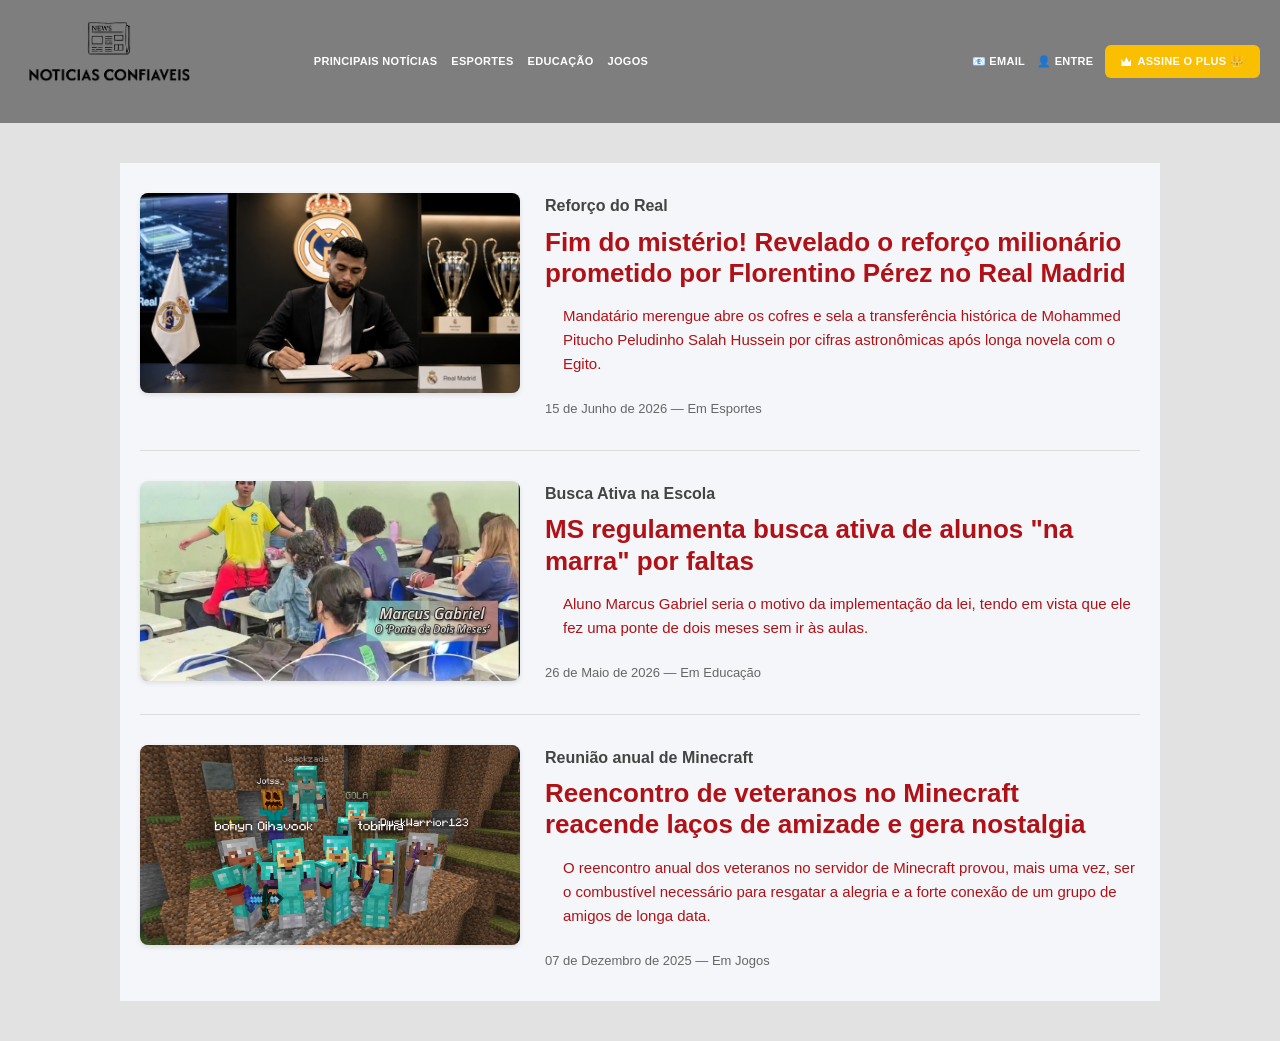
<file: index.html>
<!DOCTYPE html>
<html lang="pt-BR">

<head>
    <meta charset="UTF-8">
    <meta name="viewport" content="width=device-width, initial-scale=1.0">
    <title>Notícias Confiáveis</title>
    <link rel="stylesheet" href="css/style.css">
    <link rel="shortcut icon" href="icons/favicon.ico" type="image/x-icon">

</head>


<body style="padding: 0;">

        <nav class="navbar">
            <div class="brand">
                <h1><a href="#"><img src="icons/logo.png" alt="logo" class="logo"></a></h1>
            </div>

            <button class="nav-toggle" aria-label="Abrir menu" aria-expanded="false" type="button">
                <span></span>
                <span></span>
                <span></span>
            </button>

            <div class="nav-menu">
                <div class="nav-links">
                    <a href="#">Principais Notícias</a>
                <a href="#">Esportes</a>
                <a href="#">Educação</a>
                <a href="#">Jogos</a>
                </div>
                <div class="nav-utilities">
                    <a href="#">📧 Email</a>
                    <a href="#">👤 Entre</a>
                    <a href="#" class="btn-assine"><span class="icon icon-crown"></span> Assine o PLUS 👑</a>
                </div>
            </div>
        </nav>

    <main class="main-content">
        <section class="news-feed">
            
            <article class="news-card">
                <div class="news-card-image">
                    <img src="assets/img/MOHAMEDPITUCHO.png" alt="noticia jack">
                </div>
                <div class="news-card-content">
                    <span class="news-kicker">Reforço do Real</span>
                    <a href="pages/categorias/esportes/noticia-jack-um.html"><h2 class="news-headline">Fim do mistério! Revelado o reforço milionário prometido por Florentino Pérez no Real Madrid</h2></a>
                    <ul class="news-bullets">
                        <li>Mandatário merengue abre os cofres e sela a transferência histórica de Mohammed Pitucho Peludinho Salah Hussein por cifras astronômicas após longa novela com o Egito.</li>
                    </ul>
                    <div class="news-meta">15 de Junho de 2026 — Em Esportes</div>
                </div>
            </article>

            <article class="news-card">
                <div class="news-card-image">
                    <img src="assets/img/gabriel-noticia.png" alt="noticia gabriel">
                </div>
                <div class="news-card-content">
                    <span class="news-kicker">Busca Ativa na Escola</span>
                    <a href="pages/categorias/educacao/noticia-gabriel-um.html"><h2 class="news-headline">MS regulamenta busca ativa de alunos "na marra" por faltas</h2></a>
                    <ul class="news-bullets">
                        <li>Aluno Marcus Gabriel seria o motivo da implementação da lei, tendo em vista que ele fez uma ponte de dois meses sem ir às aulas.</li>
                    </ul>
                    <div class="news-meta">26 de Maio de 2026 — Em Educação</div>
                </div>
            </article>

            <article class="news-card">
                <div class="news-card-image">
                    <img src="assets/img/print-mine-galera.png" alt="print mine">
                </div>
                <div class="news-card-content">
                    <span class="news-kicker">Reunião anual de Minecraft</span>
                    <a href="pages/categorias/jogos/noticia-mine-um.html"><h2 class="news-headline">Reencontro de veteranos no Minecraft reacende laços de amizade e gera nostalgia</h2></a>
                    <ul class="news-bullets">
                        <li>O reencontro anual dos veteranos no servidor de Minecraft provou, mais uma vez, ser o combustível necessário para resgatar a alegria e a forte conexão de um grupo de amigos de longa data.</li>
                    </ul>
                    <div class="news-meta">07 de Dezembro de 2025 — Em Jogos</div>
                </div>
            </article>

        </section>
    </main>

    <script src="js/script.js"></script>
</body>

</html>
</file>
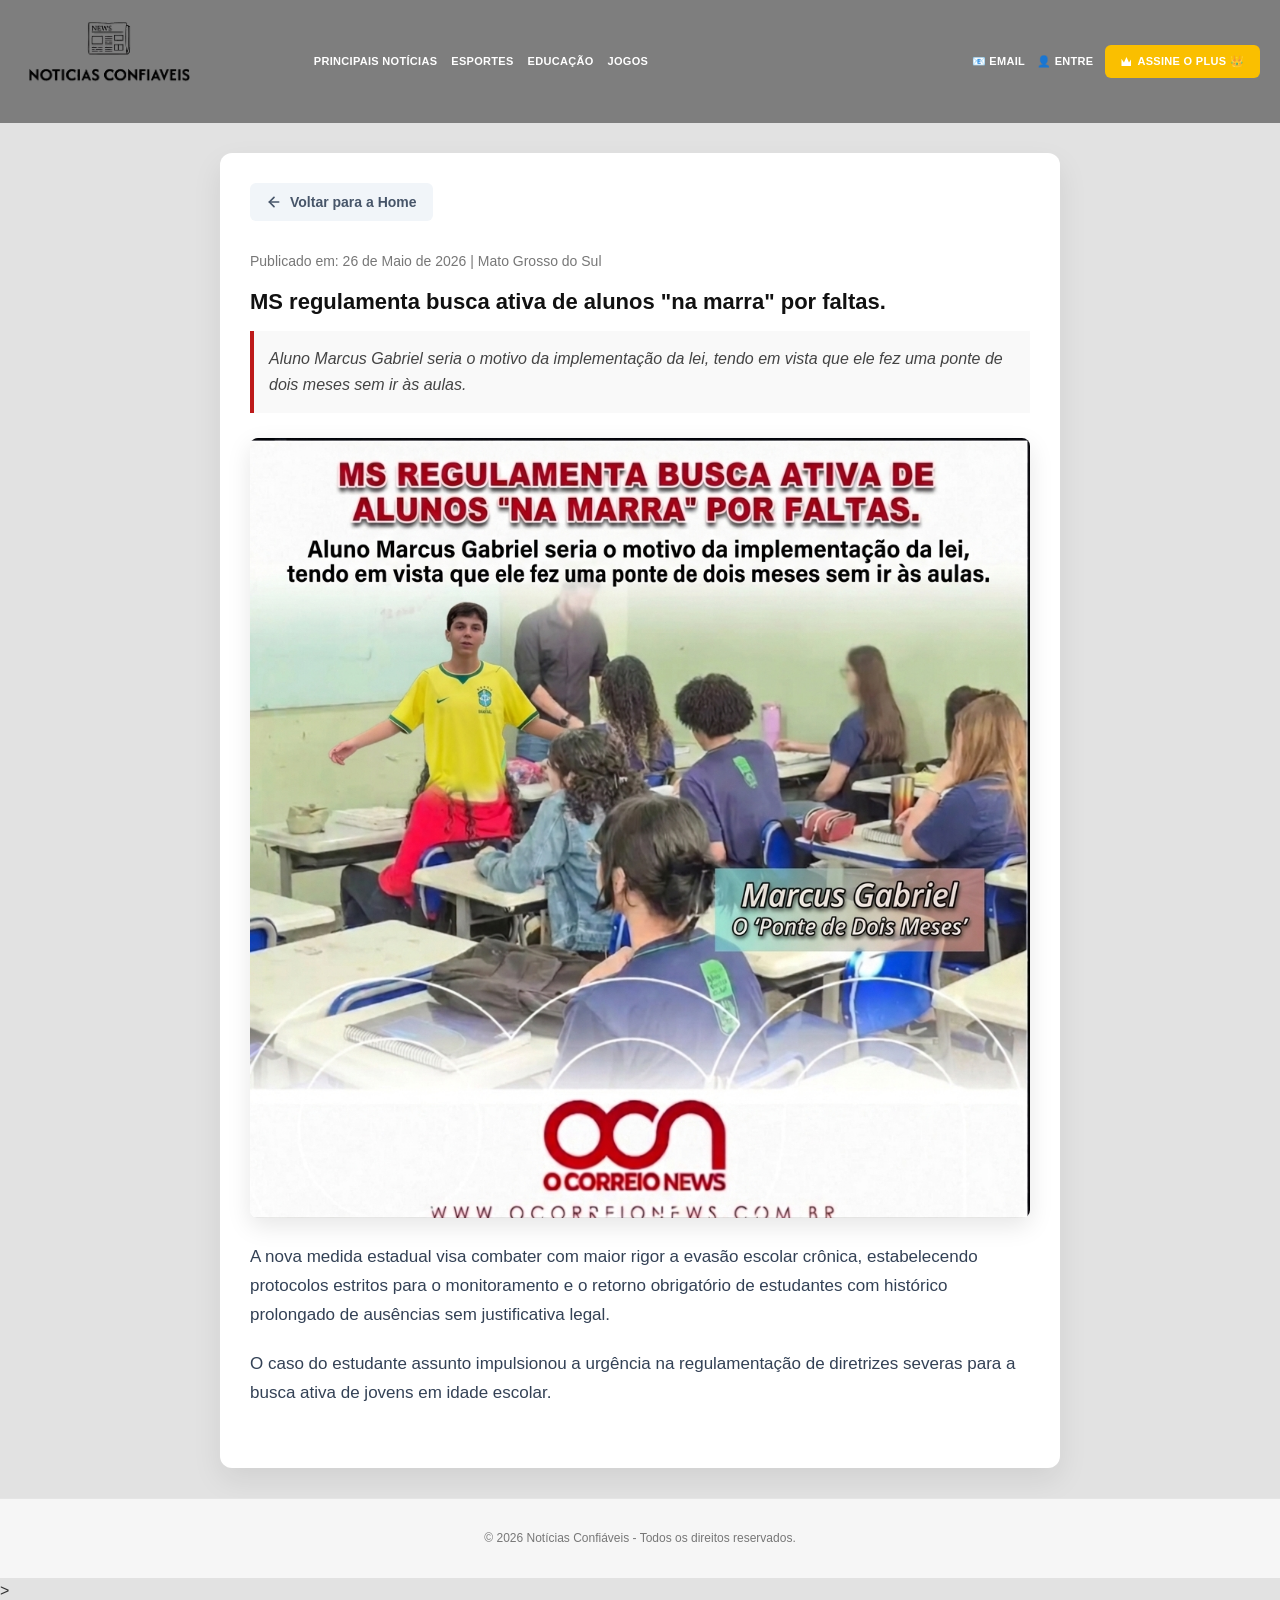
<file: pages/categorias/educacao/noticia-gabriel-um.html>
<!DOCTYPE html>
<html lang="pt-BR">

<head>
    <meta charset="UTF-8">
    <meta name="viewport" content="width=device-width, initial-scale=1.0">
    <title>Notícias Confiáveis - MS regulamenta busca ativa de alunos "na marra" por faltas.</title>
    <link rel="shortcut icon" href="../../../icons/favicon.ico" type="image/x-icon">
    <link rel="stylesheet" href="../../../css/style.css">
</head>

<body>
    <nav class="navbar">
        <div class="brand">
            <h1><a href="../../../index.html"><img src="../../../icons/logo.png" alt="logo" class="logo"></a></h1>
        </div>

        <button class="nav-toggle" aria-label="Abrir menu" aria-expanded="false" type="button">
            <span></span>
            <span></span>
            <span></span>
        </button>

        <div class="nav-menu">
            <div class="nav-links">
                <a href="../../../index.html">Principais Notícias</a>
                <a href="../../../index.html">Esportes</a>
                <a href="../../../index.html">Educação</a>
                <a href="../../../index.html">Jogos</a>
            </div>
            <div class="nav-utilities">
                <a href="#">📧 Email</a>
                <a href="#">👤 Entre</a>
                <a href="#" class="btn-assine"><span class="icon icon-crown"></span> Assine o PLUS 👑</a>
            </div>
        </div>
    </nav>

    <div class="container">
        <a href="../../../index.html" class="btn-voltar">
            <svg width="16" height="16" viewBox="0 0 24 24" fill="none" stroke="currentColor" stroke-width="2.5" stroke-linecap="round" stroke-linejoin="round">
                <line x1="19" y1="12" x2="5" y2="12"></line>
                <polyline points="12 19 5 12 12 5"></polyline>
            </svg>
            Voltar para a Home
        </a>

        <main>
            <div class="meta-info" style="margin-bottom: 15px;">Publicado em: 26 de Maio de 2026 | Mato Grosso do Sul</div>
            <h2 class="main-headline">MS regulamenta busca ativa de alunos "na  marra" por faltas.</h2>

            <div class="sub-headline">
                Aluno Marcus Gabriel seria o motivo da implementação da lei, tendo em vista que ele fez uma ponte de
                dois meses sem ir às aulas.
            </div>

            <img src="../../../assets/img/gabriel-noticia.png" alt="Notícia Marcus Gabriel" class="news-image">

            <div class="content-placeholder">
                <p>A nova medida estadual visa combater com maior rigor a evasão escolar crônica, estabelecendo
                    protocolos estritos para o monitoramento e o retorno obrigatório de estudantes com histórico
                    prolongado de ausências sem justificativa legal.</p>
                <p>O caso do estudante assunto impulsionou a urgência na regulamentação de diretrizes severas para a
                    busca ativa de jovens em idade escolar.</p>
            </div>

        

    </div>

    </main>
    <footer>
        &copy; 2026 Notícias Confiáveis - Todos os direitos reservados.
    </footer>
    <script src="../../../js/script.js"></script>
</body>

</html>>
</file>
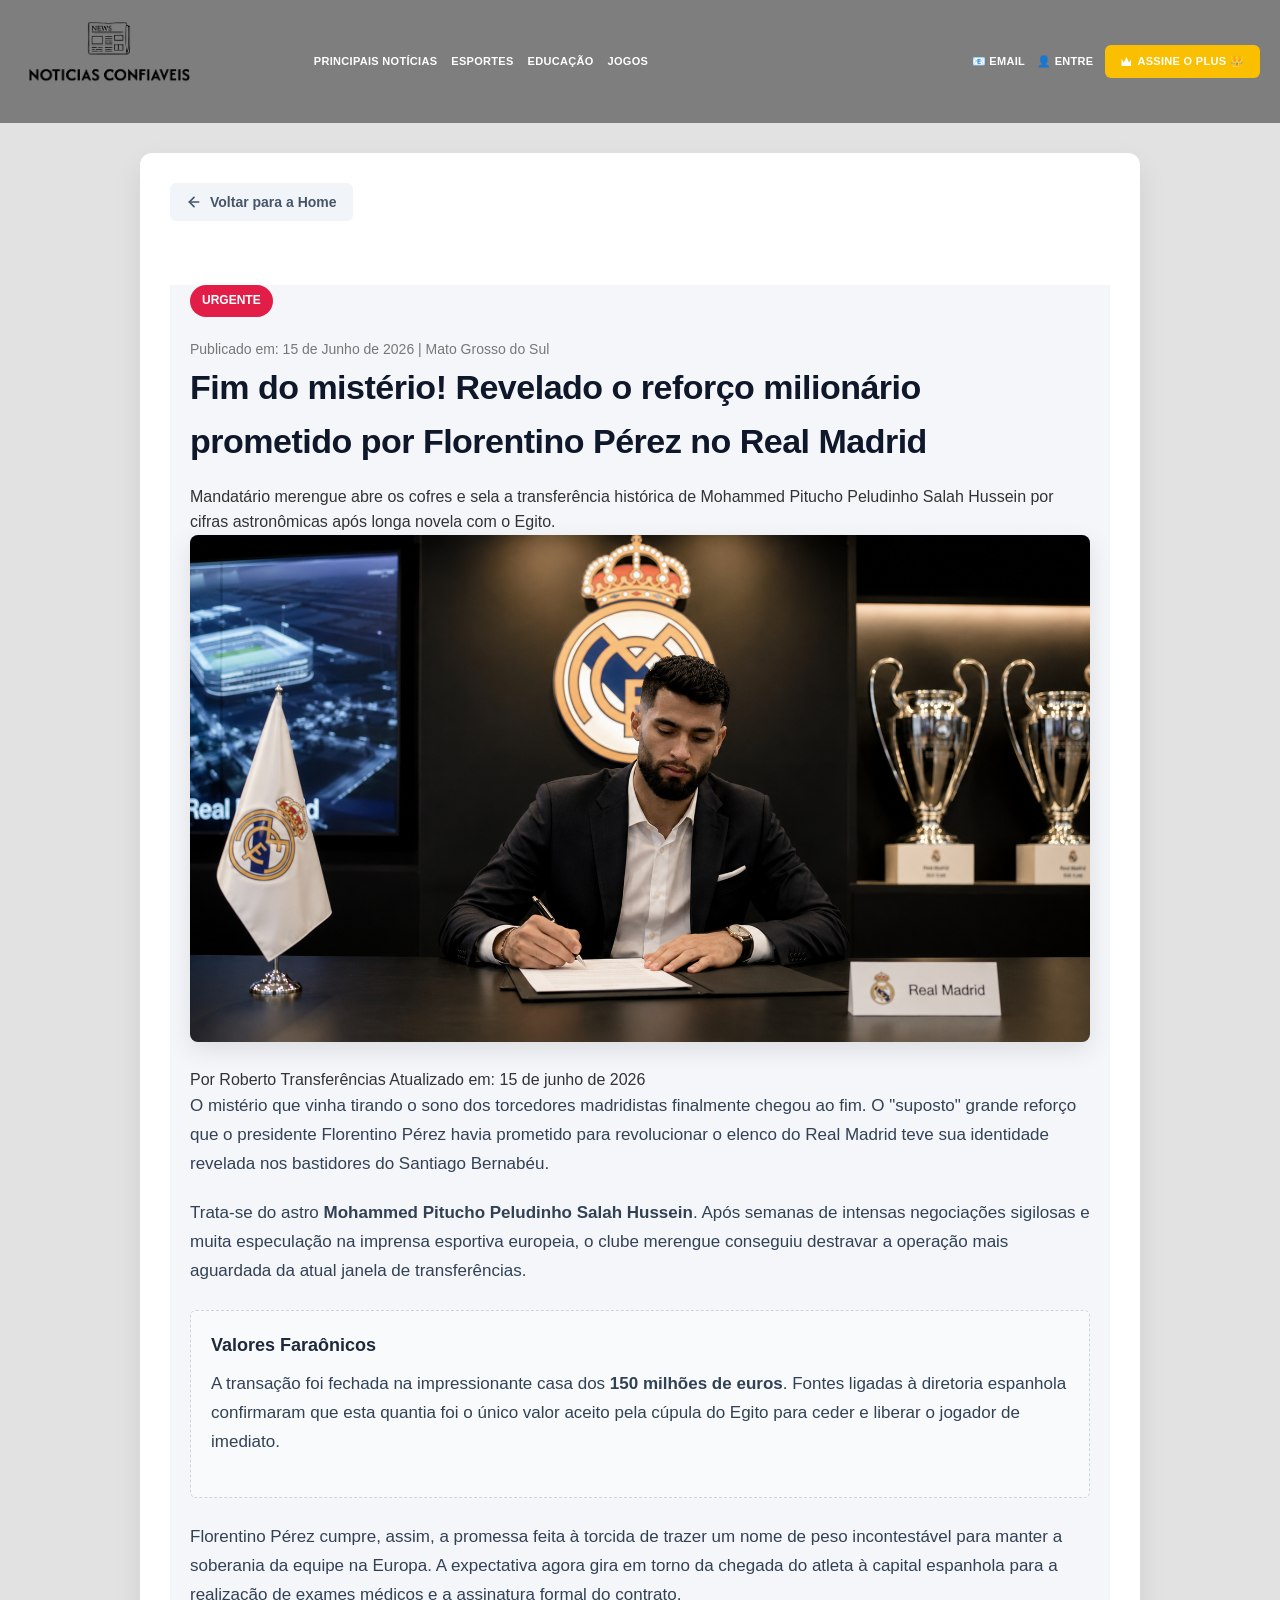
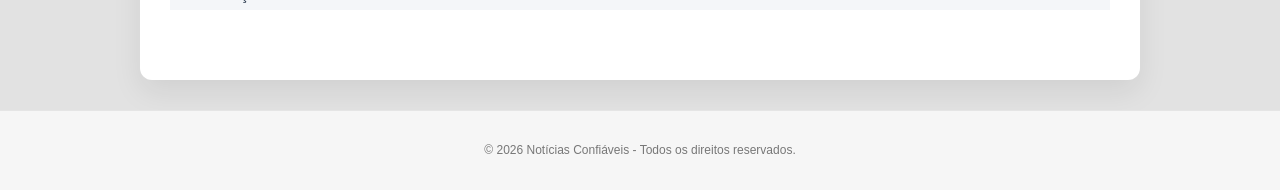
<file: pages/categorias/esportes/noticia-jack-um.html>
<!DOCTYPE html>
<html lang="pt-BR">

<head>
    <meta charset="UTF-8">
    <meta name="viewport" content="width=device-width, initial-scale=1.0">
    <title>Notícias Confiáveis - BOMBA NO MERCADO: Florentino Pérez fecha contratação milionária para o Real Madrid
    </title>
    <link rel="shortcut icon" href="../../../icons/favicon.ico" type="image/x-icon">
    <link rel="stylesheet" href="../../../css/style.css">
</head>

<body>
    <nav class="navbar">
        <div class="brand">
            <h1><a href="../../../index.html"><img src="../../../icons/logo.png" alt="logo" class="logo"></a></h1>
        </div>

        <button class="nav-toggle" aria-label="Abrir menu" aria-expanded="false" type="button">
            <span></span>
            <span></span>
            <span></span>
        </button>

        <div class="nav-menu">
            <div class="nav-links">
                <a href="../../../index.html">Principais Notícias</a>
                <a href="../../../index.html">Esportes</a>
                <a href="../../../index.html">Educação</a>
                <a href="../../../index.html">Jogos</a>
            </div>
            <div class="nav-utilities">
                <a href="#">📧 Email</a>
                <a href="#">👤 Entre</a>
                <a href="#" class="btn-assine"><span class="icon icon-crown"></span> Assine o PLUS 👑</a>
            </div>
        </div>
    </nav>

    <div class="wrapper">
        <a href="../../../index.html" class="btn-voltar">
            <svg width="16" height="16" viewBox="0 0 24 24" fill="none" stroke="currentColor" stroke-width="2.5" stroke-linecap="round" stroke-linejoin="round">
                <line x1="19" y1="12" x2="5" y2="12"></line>
                <polyline points="12 19 5 12 12 5"></polyline>
            </svg>
            Voltar para a Home
        </a>
        <div class="main-content">
            <span class="badge">Urgente</span>
            <div class="meta-info">Publicado em: 15 de Junho de 2026 | Mato Grosso do Sul</div>
            <h1>Fim do mistério! Revelado o reforço milionário prometido por Florentino Pérez no Real Madrid</h1>
            <div class="subtitle">Mandatário merengue abre os cofres e sela a transferência histórica de Mohammed
                Pitucho Peludinho Salah Hussein por cifras astronômicas após longa novela com o Egito.</div>

            <img src="../../../assets/img/MOHAMEDPITUCHO.png" alt="" class="news-image">

            <div class="author-box">
                <span class="author-name">Por Roberto Transferências</span>
                <span>Atualizado em: 15 de junho de 2026</span>
            </div>

            <div class="article-text">
                <p>O mistério que vinha tirando o sono dos torcedores madridistas finalmente chegou ao fim. O "suposto"
                    grande reforço que o presidente Florentino Pérez havia prometido para revolucionar o elenco do Real
                    Madrid teve sua identidade revelada nos bastidores do Santiago Bernabéu.</p>

                <p>Trata-se do astro <strong>Mohammed Pitucho Peludinho Salah Hussein</strong>. Após semanas de intensas
                    negociações sigilosas e muita especulação na imprensa esportiva europeia, o clube merengue conseguiu
                    destravar a operação mais aguardada da atual janela de transferências.</p>

                <div class="highlight-box">
                    <h3>Valores Faraônicos</h3>
                    <p>A transação foi fechada na impressionante casa dos <strong>150 milhões de euros</strong>. Fontes
                        ligadas à diretoria espanhola confirmaram que esta quantia foi o único valor aceito pela cúpula
                        do Egito para ceder e liberar o jogador de imediato.</p>
                </div>

                <p>Florentino Pérez cumpre, assim, a promessa feita à torcida de trazer um nome de peso incontestável
                    para manter a soberania da equipe na Europa. A expectativa agora gira em torno da chegada do atleta
                    à capital espanhola para a realização de exames médicos e a assinatura formal do contrato.</p>
            </div>
        </div>
    </div>
    <footer>
        &copy; 2026 Notícias Confiáveis - Todos os direitos reservados.
    </footer>
    <script src="../../../js/script.js"></script>
</body>

</html>
</file>
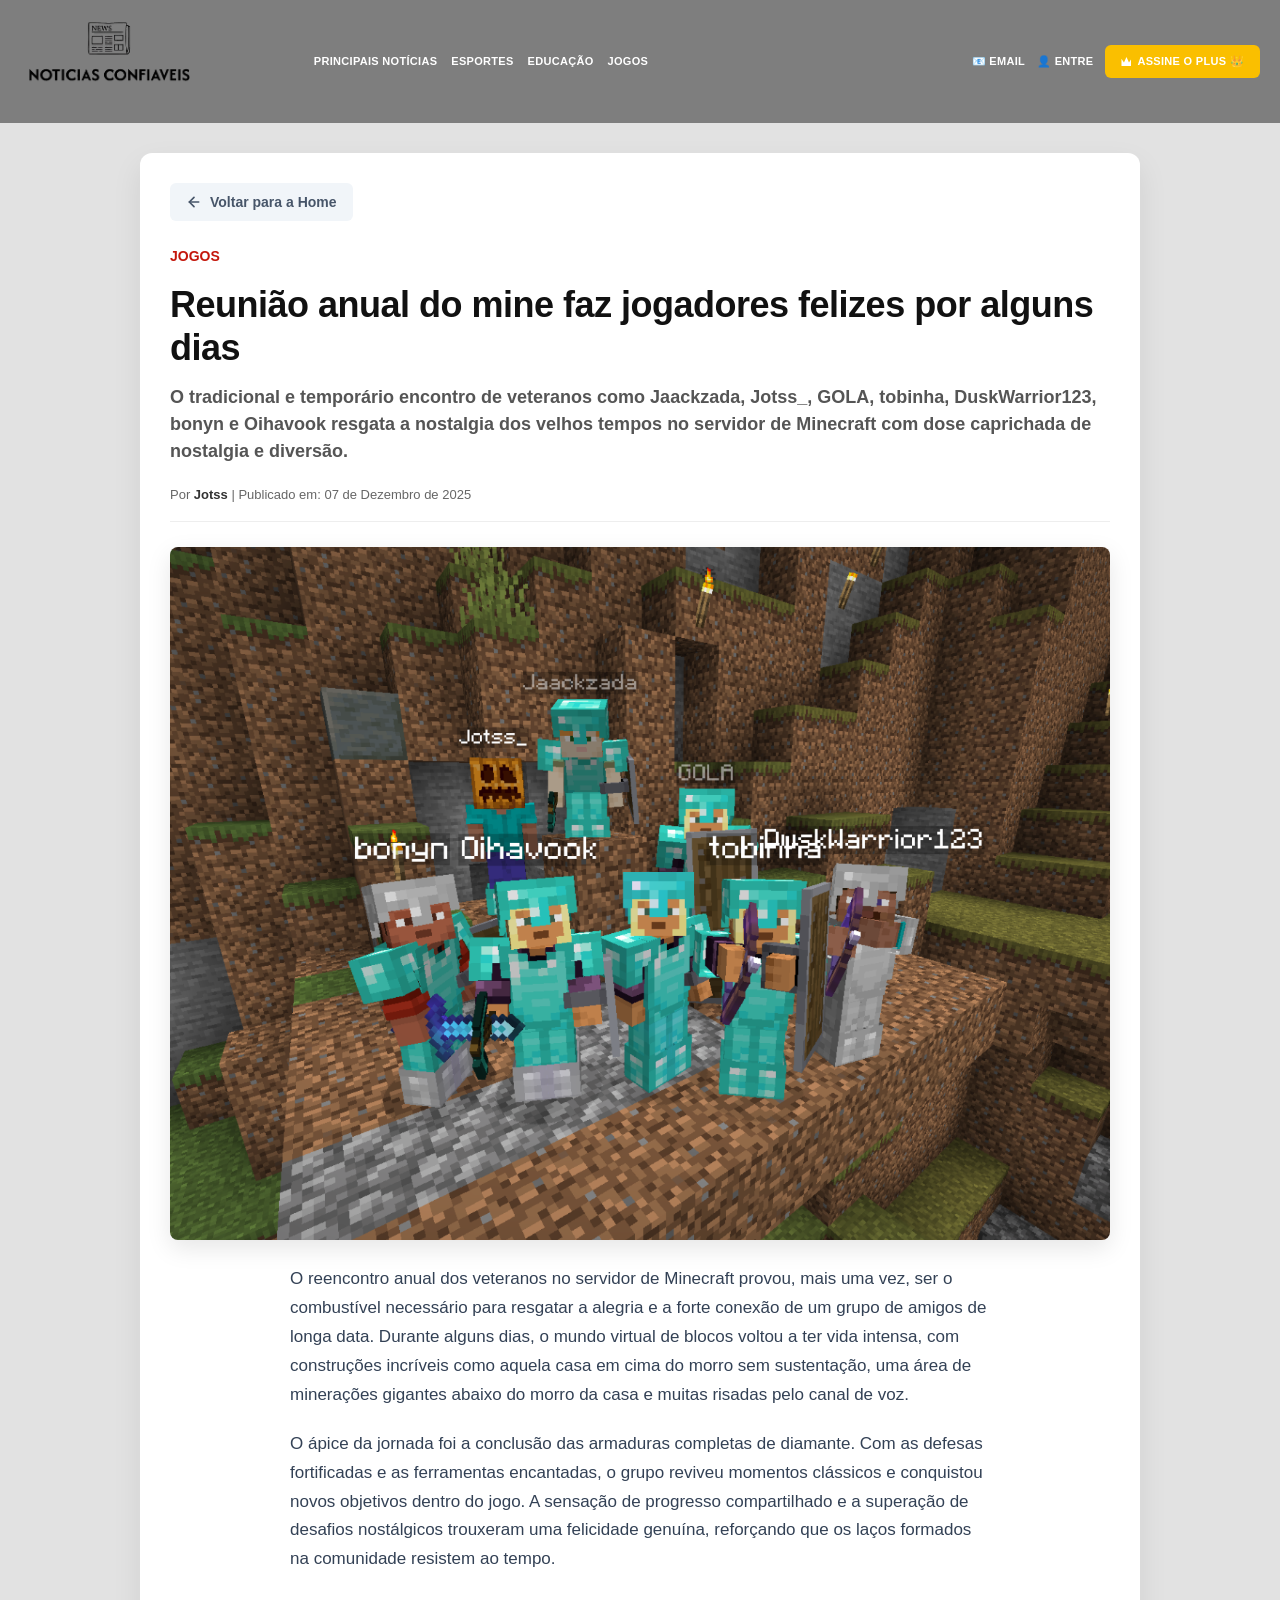
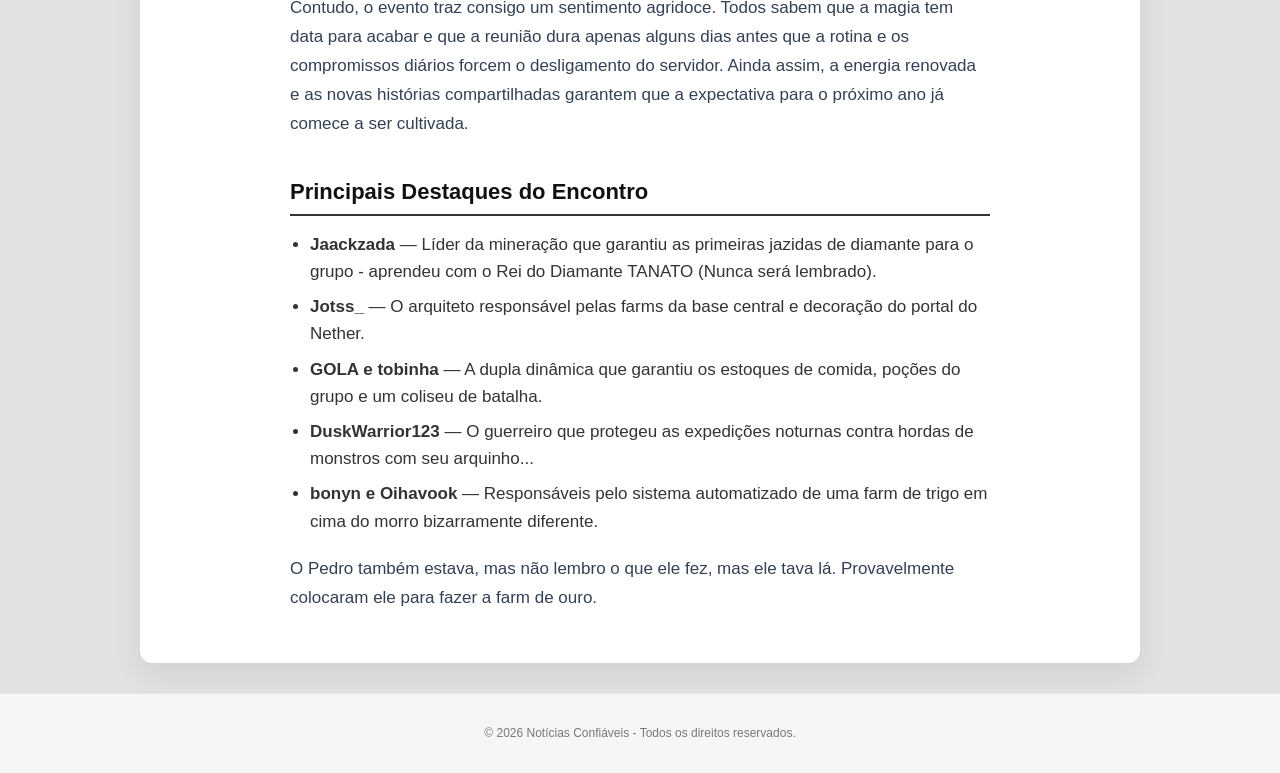
<file: pages/categorias/jogos/noticia-mine-um.html>
<!DOCTYPE html>
<html lang="pt-BR">

<head>
    <meta charset="UTF-8">
    <meta name="viewport" content="width=device-width, initial-scale=1.0">
    <title>Notícias Confiáveis - Reunião anual do mine faz jogadores felizes por alguns dias</title>
    <link rel="shortcut icon" href="../../../icons/favicon.ico" type="image/x-icon">
    <link rel="stylesheet" href="../../../css/style.css">
</head>

<body>
    <nav class="navbar">
        <div class="brand">
            <h1><a href="../../../index.html"><img src="../../../icons/logo.png" alt="logo" class="logo"></a></h1>
        </div>

        <button class="nav-toggle" aria-label="Abrir menu" aria-expanded="false" type="button">
            <span></span>
            <span></span>
            <span></span>
        </button>

        <div class="nav-menu">
            <div class="nav-links">
                <a href="../../../index.html">Principais Notícias</a>
                <a href="../../../index.html">Esportes</a>
                <a href="../../../index.html">Educação</a>
                <a href="../../../index.html">Jogos</a>
            </div>
            <div class="nav-utilities">
                <a href="#">📧 Email</a>
                <a href="#">👤 Entre</a>
                <a href="#" class="btn-assine"><span class="icon icon-crown"></span> Assine o PLUS 👑</a>
            </div>
        </div>
    </nav>

    <main>
        <div class="main-container">
            <a href="../../../index.html" class="btn-voltar">
                <svg width="16" height="16" viewBox="0 0 24 24" fill="none" stroke="currentColor" stroke-width="2.5" stroke-linecap="round" stroke-linejoin="round">
                    <line x1="19" y1="12" x2="5" y2="12"></line>
                    <polyline points="12 19 5 12 12 5"></polyline>
                </svg>
                Voltar para a Home
            </a>

            <div class="regiao-tag">Jogos</div>

            <h1 class="noticia-titulo">Reunião anual do mine faz jogadores felizes por alguns dias</h1>

            <h2 class="noticia-subtitulo">O tradicional e temporário encontro de veteranos como Jaackzada, Jotss_, GOLA, tobinha, DuskWarrior123, bonyn e Oihavook resgata a nostalgia dos velhos tempos no servidor de Minecraft com dose caprichada de nostalgia e diversão.</h2>

            <div class="noticia-meta">
                Por <span class="autores">Jotss</span> | Publicado em: 07 de Dezembro de 2025
            </div>

            <img src="../../../assets/img/print-mine-galera.png" alt="Reunião anual no servidor de Minecraft" class="news-image">

            <div class="noticia-corpo">
                <p>O reencontro anual dos veteranos no servidor de Minecraft provou, mais uma vez, ser o combustível necessário para resgatar a alegria e a forte conexão de um grupo de amigos de longa data. Durante alguns dias, o mundo virtual de blocos voltou a ter vida intensa, com construções incríveis como aquela casa em cima do morro sem sustentação, uma área de minerações gigantes abaixo do morro da casa e muitas risadas pelo canal de voz.</p>

                <p>O ápice da jornada foi a conclusão das armaduras completas de diamante. Com as defesas fortificadas e as ferramentas encantadas, o grupo reviveu momentos clássicos e conquistou novos objetivos dentro do jogo. A sensação de progresso compartilhado e a superação de desafios nostálgicos trouxeram uma felicidade genuína, reforçando que os laços formados na comunidade resistem ao tempo.</p>

                <p>Contudo, o evento traz consigo um sentimento agridoce. Todos sabem que a magia tem data para acabar e que a reunião dura apenas alguns dias antes que a rotina e os compromissos diários forcem o desligamento do servidor. Ainda assim, a energia renovada e as novas histórias compartilhadas garantem que a expectativa para o próximo ano já comece a ser cultivada.</p>

                <h2>Principais Destaques do Encontro</h2>
                <ul class="lista-vitimas">
                    <li><strong>Jaackzada</strong> — Líder da mineração que garantiu as primeiras jazidas de diamante para o grupo - aprendeu com o Rei do Diamante TANATO (Nunca será lembrado).</li>
                    <li><strong>Jotss_</strong> — O arquiteto responsável pelas farms da base central e decoração do portal do Nether.</li>
                    <li><strong>GOLA e tobinha</strong> — A dupla dinâmica que garantiu os estoques de comida, poções do grupo e um coliseu de batalha.</li>
                    <li><strong>DuskWarrior123</strong> — O guerreiro que protegeu as expedições noturnas contra hordas de monstros com seu arquinho...</li>
                    <li><strong>bonyn e Oihavook</strong> — Responsáveis pelo sistema automatizado de uma farm de trigo em cima do morro bizarramente diferente.</li>
                </ul>

                <p>O Pedro também estava, mas não lembro o que ele fez, mas ele tava lá. Provavelmente colocaram ele para fazer a farm de ouro. </p>
            </div>
        </div>
    </main>

    <footer>
        &copy; 2026 Notícias Confiáveis - Todos os direitos reservados.
    </footer>

    <script src="../../../js/script.js"></script>
</body>

</html>
</file>
<file: css/style.css>
* {
    box-sizing: border-box;
    margin: 0;
    padding: 0;
}

html {
    scroll-behavior: smooth;
    font-size: 16px;
}

body {
    font-family: -apple-system, BlinkMacSystemFont, "Segoe UI", Roboto, Helvetica, Arial, sans-serif;
    line-height: 1.6;
    background-color: #e2e2e2;
    color: #333333;
}

img,
svg,
video {
    max-width: 100%;
    height: auto;
    display: block;
}

a {
    color: inherit;
    text-decoration: none;
}

.navbar {
    background-color: #7e7e7e;
    display: flex;
    flex-wrap: wrap;
    align-items: center;
    justify-content: space-between;
    gap: 12px;
    padding: 14px 20px;
    font-size: 11px;
    font-weight: bold;
    letter-spacing: 0.3px;
}

.navbar h1 {
    min-width: 160px;
}

.logo {
    width: 180px;
    max-width: 100%;
    height: auto;
}

.nav-links {
    display: flex;
    flex-wrap: wrap;
    gap: 14px;
    justify-content: center;
    flex: 1 1 auto;
}

.nav-links a,
.nav-utilities a {
    color: #ffffff;
    text-transform: uppercase;
    transition: color 0.2s ease;
}

.nav-links a:hover,
.nav-utilities a:hover {
    color: #000000;
}

.nav-utilities {
    display: flex;
    flex-wrap: wrap;
    align-items: center;
    gap: 12px;
    justify-content: flex-end;
    flex: 1 1 auto;
}

.nav-menu {
    display: flex;
    align-items: center;
    gap: 18px;
    flex: 2 1 auto;
    justify-content: flex-end;
}

.nav-toggle {
    display: none;
    border: none;
    background: transparent;
    cursor: pointer;
    width: 40px;
    height: 40px;
    align-items: center;
    justify-content: center;
    padding: 0;
}

.nav-toggle span {
    display: block;
    width: 24px;
    height: 2px;
    background: #ffffff;
    border-radius: 2px;
    transition: transform 0.2s ease, opacity 0.2s ease;
}

.nav-toggle span + span {
    margin-top: 6px;
}

.btn-assine {
    display: inline-flex;
    align-items: center;
    justify-content: center;
    gap: 6px;
    padding: 8px 16px;
    border-radius: 6px;
    background-color: #fabf00;
    color: #000000;
    font-weight: 800;
    transition: background-color 0.2s ease;
}

.btn-assine:hover {
    background-color: #e0ab00;
}

.icon {
    width: 12px;
    height: 12px;
    border: 1.5px solid currentColor;
    display: inline-flex;
    align-items: center;
    justify-content: center;
}

.icon-crown {
    border: none;
    background: currentColor;
    clip-path: polygon(0% 100%, 0% 20%, 25% 60%, 50% 0%, 75% 60%, 100% 20%, 100% 100%);
    width: 10px;
    height: 9px;
}

header {
    text-align: center;
    border-bottom: 2px solid #eaeaea;
    padding-bottom: 20px;
    margin-bottom: 25px;
}

header h1 {
    color: #bd1a1a;
    font-size: 24px;
    text-transform: uppercase;
    letter-spacing: 0.5px;
}

h1,
h2,
h3,
h4,
h5,
h6 {
    margin: 0;
}

h1 {
    font-size: 34px;
    font-weight: 900;
    color: #0f172a;
    margin-bottom: 15px;
    letter-spacing: -0.5px;
}

footer {
    text-align: center;
    padding: 30px;
    margin-top: 5px;
    background-color: #f6f6f6;
    color: #777777;
    border-top: 1px solid #e5e5e5;
    font-size: 12px;
}

.container,
.wrapper,
.main-container {
    max-width: 1000px;
    margin: 30px auto;
    padding: 30px;
    background: #ffffff;
    border-radius: 12px;
    box-shadow: 0 12px 30px rgba(0, 0, 0, 0.08);
}

.container {
    max-width: 840px;
}

.meta-info {
    font-size: 14px;
    color: #777;
    margin-top: 5px;
}

.main-headline {
    font-size: 22px;
    font-weight: bold;
    color: #111;
    margin-bottom: 15px;
    line-height: 1.3;
}

.sub-headline {
    font-size: 16px;
    color: #444;
    background-color: #f9f9f9;
    padding: 15px;
    border-left: 4px solid #bd1a1a;
    margin-bottom: 25px;
    font-style: italic;
}

.content-placeholder {
    margin-bottom: 30px;
    color: #555;
}

.content-placeholder p,
.article-text p,
.noticia-corpo p {
    margin-bottom: 20px;
    color: #334155;
    line-height: 1.7;
    font-size: 17px;
}

.btn-link {
    display: inline-block;
    background-color: #bd1a1a;
    color: #fff;
    padding: 12px 24px;
    border-radius: 4px;
    font-weight: bold;
    transition: background-color 0.2s ease;
}

.btn-link:hover {
    background-color: #961313;
}

.news-image {
    border-radius: 8px;
    box-shadow: 0 8px 24px rgba(0, 0, 0, 0.1);
    margin: 0 auto 25px auto;
}

.portal-header {
    background-color: #c4170c;
    color: #ffffff;
    padding: 10px 20px;
    font-weight: bold;
    font-size: 20px;
    letter-spacing: -0.5px;
    position: sticky;
    top: 0;
}

.portal-header .logo {
    max-width: 1000px;
    margin: 0 auto;
}

.regiao-tag {
    color: #c4170c;
    font-weight: bold;
    font-size: 14px;
    text-transform: uppercase;
    margin-bottom: 15px;
}

.noticia-titulo {
    font-size: 36px;
    font-weight: bold;
    color: #111111;
    line-height: 1.2;
    margin-bottom: 15px;
}

.noticia-subtitulo {
    font-size: 18px;
    color: #555555;
    line-height: 1.5;
    margin-bottom: 20px;
}

.noticia-meta {
    font-size: 13px;
    color: #666666;
    border-bottom: 1px solid #eeeeee;
    padding-bottom: 15px;
    margin-bottom: 25px;
}

.noticia-meta .autores {
    font-weight: bold;
    color: #333333;
}

.noticia-corpo {
    max-width: 700px;
    margin: 0 auto;
}

.noticia-corpo h2 {
    font-size: 22px;
    color: #111111;
    margin-top: 35px;
    margin-bottom: 15px;
    border-bottom: 2px solid #333333;
    padding-bottom: 5px;
}

.lista-vitimas {
    margin-left: 20px;
    margin-bottom: 20px;
    font-size: 17px;
}

.lista-vitimas li {
    margin-bottom: 8px;
}

.main-content {
    max-width: 1040px;
    margin: 40px auto;
    padding: 0 20px;
    background-color: #f4f6f9;
}

.news-feed {
    display: flex;
    flex-direction: column;
}

.news-card {
    display: flex;
    flex-wrap: wrap;
    align-items: flex-start;
    gap: 25px;
    padding: 30px 0;
    border-bottom: 1px solid #dcdcdc;
}

.news-card:last-child {
    border-bottom: none;
}

.news-card-image {
    flex: 0 0 38%;
    min-width: 280px;
}

.news-card-image img {
    width: 100%;
    height: 200px;
    object-fit: cover;
    border-radius: 8px;
    box-shadow: 0 2px 5px rgba(0, 0, 0, 0.1);
}

.news-card-content {
    flex: 1 1 58%;
    display: flex;
    flex-direction: column;
    justify-content: flex-start;
}

.news-kicker {
    font-size: 16px;
    color: #444444;
    font-weight: 700;
    margin-bottom: 8px;
}

.news-headline {
    font-size: 26px;
    color: #b01116;
    font-weight: bold;
    line-height: 1.2;
    margin-bottom: 15px;
    cursor: pointer;
    transition: color 0.2s ease;
}

.news-headline:hover {
    text-decoration: underline;
    color: #8a0d11;
}

.news-bullets {
    margin-left: 18px;
    margin-bottom: 15px;
}

.news-bullets li {
    list-style: none;
    font-size: 15px;
    color: #b01116;
    margin-bottom: 8px;
    cursor: pointer;
}

.news-bullets li:hover {
    text-decoration: underline;
}

.news-meta {
    font-size: 13px;
    color: #666666;
    margin-top: auto;
    font-weight: normal;
}

.top-bar {
    background-color: #1e293b;
    color: #fff;
    padding: 14px 20px;
    font-weight: 800;
    text-transform: uppercase;
    letter-spacing: 1px;
    font-size: 14px;
    display: flex;
    justify-content: space-between;
    align-items: center;
    gap: 14px;
    margin-bottom: 24px;
}

.badge {
    background-color: #e11d48;
    color: white;
    padding: 6px 12px;
    font-size: 12px;
    font-weight: bold;
    border-radius: 999px;
    text-transform: uppercase;
    display: inline-block;
    margin-bottom: 16px;
}

.highlight-box {
    background-color: #f8fafc;
    border: 1px dashed #cbd5e1;
    padding: 20px;
    border-radius: 6px;
    margin: 25px 0;
}

.highlight-box h3 {
    font-size: 18px;
    color: #1e293b;
    margin-bottom: 10px;
    font-weight: 700;
}

@media (max-width: 990px) {
    .main-content,
    .wrapper,
    .container,
    .main-container {
        padding-left: 20px;
        padding-right: 20px;
    }

    .navbar {
        padding: 12px 16px;
    }

    .nav-links,
    .nav-utilities {
        gap: 10px;
    }
}

@media (max-width: 768px) {
    .navbar {
        flex-direction: column;
        align-items: stretch;
        text-align: center;
    }

    .navbar h1 {
        margin-bottom: 10px;
    }

    .nav-menu {
        display: none;
        flex-direction: column;
        width: 100%;
        align-items: center;
        gap: 12px;
    }

    .nav-menu.active {
        display: flex;
    }

    .nav-links,
    .nav-utilities {
        flex-direction: column;
        gap: 10px;
        width: 100%;
    }

    .nav-links {
        padding: 0;
    }

    .nav-toggle {
        display: inline-flex;
    }

    .btn-assine {
        width: 100%;
    }

    .main-content {
        margin: 20px auto;
        padding: 0 16px;
    }

    .news-card {
        flex-direction: column;
        padding: 20px 0;
    }

    .news-card-image {
        width: 100%;
        flex: auto;
        min-width: auto;
    }

    .news-card-content {
        padding-top: 18px;
    }

    .news-headline {
        font-size: 22px;
    }

    .news-kicker,
    .news-meta,
    .news-bullets li {
        font-size: 14px;
    }

    .wrapper,
    .container,
    .main-container {
        margin: 20px 12px;
        padding: 20px;
    }

    .top-bar {
        flex-direction: column;
        align-items: flex-start;
        text-align: left;
    }

    .author-box {
        flex-direction: column;
        align-items: flex-start;
    }
}

@media (max-width: 540px) {
    .navbar {
        padding: 14px 12px;
    }

    .nav-links,
    .nav-utilities {
        gap: 8px;
    }

    .logo {
        width: 150px;
    }

    .news-card {
        gap: 14px;
    }

    .news-headline {
        font-size: 20px;
    }

    .news-bullets {
        margin-left: 12px;
    }

    .btn-assine {
        padding: 10px 12px;
    }

    .top-bar {
        padding: 12px 16px;
        font-size: 13px;
        gap: 10px;
    }

    .subtitle {
        font-size: 16px;
    }
}

/* Botão Voltar para a Home */
.btn-voltar {
    display: inline-flex;
    align-items: center;
    gap: 8px;
    color: #475569;
    font-size: 14px;
    font-weight: 600;
    text-decoration: none;
    padding: 8px 16px;
    border-radius: 6px;
    background-color: #f1f5f9;
    transition: all 0.2s ease-in-out;
    margin-bottom: 24px;
    width: fit-content;
}

.btn-voltar:hover {
    color: #0f172a;
    background-color: #e2e8f0;
    transform: translateX(-2px);
}

.btn-voltar svg {
    transition: transform 0.2s ease;
}

.btn-voltar:hover svg {
    transform: translateX(-2px);
}
</file>
